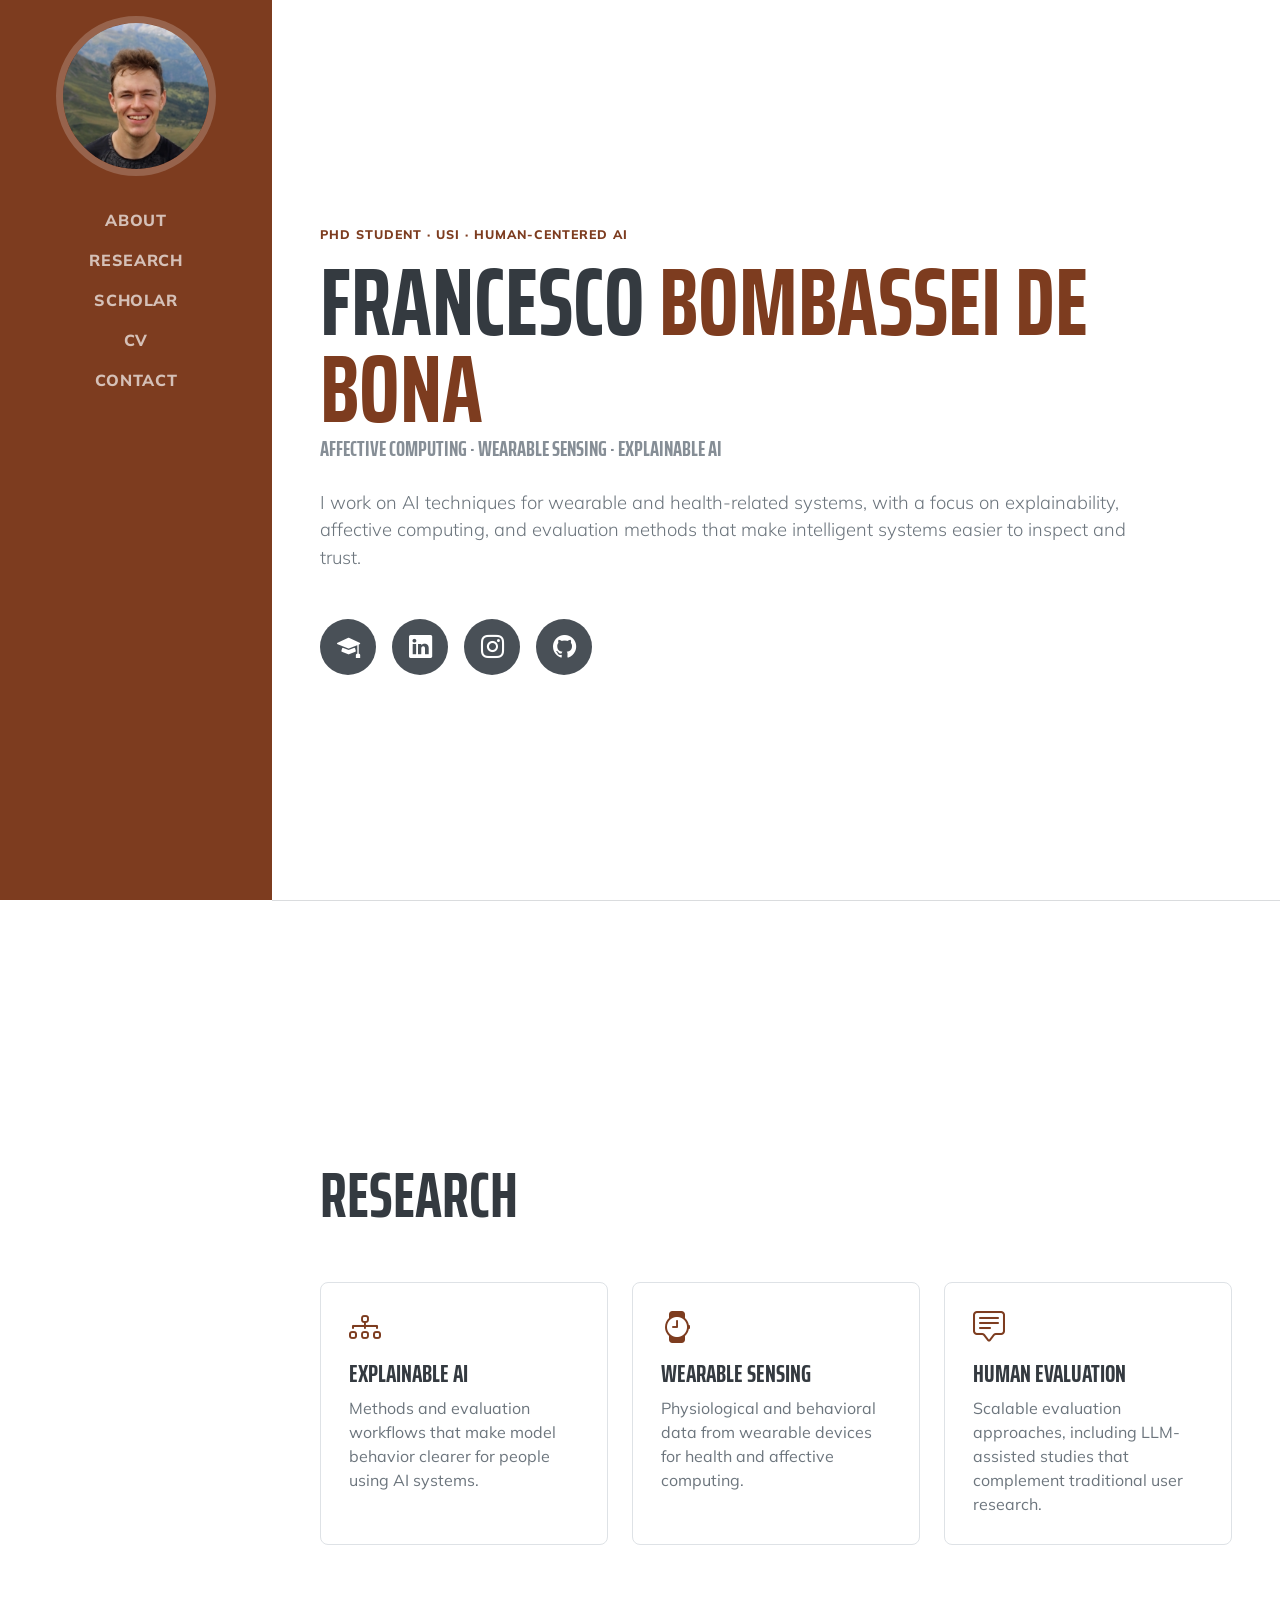
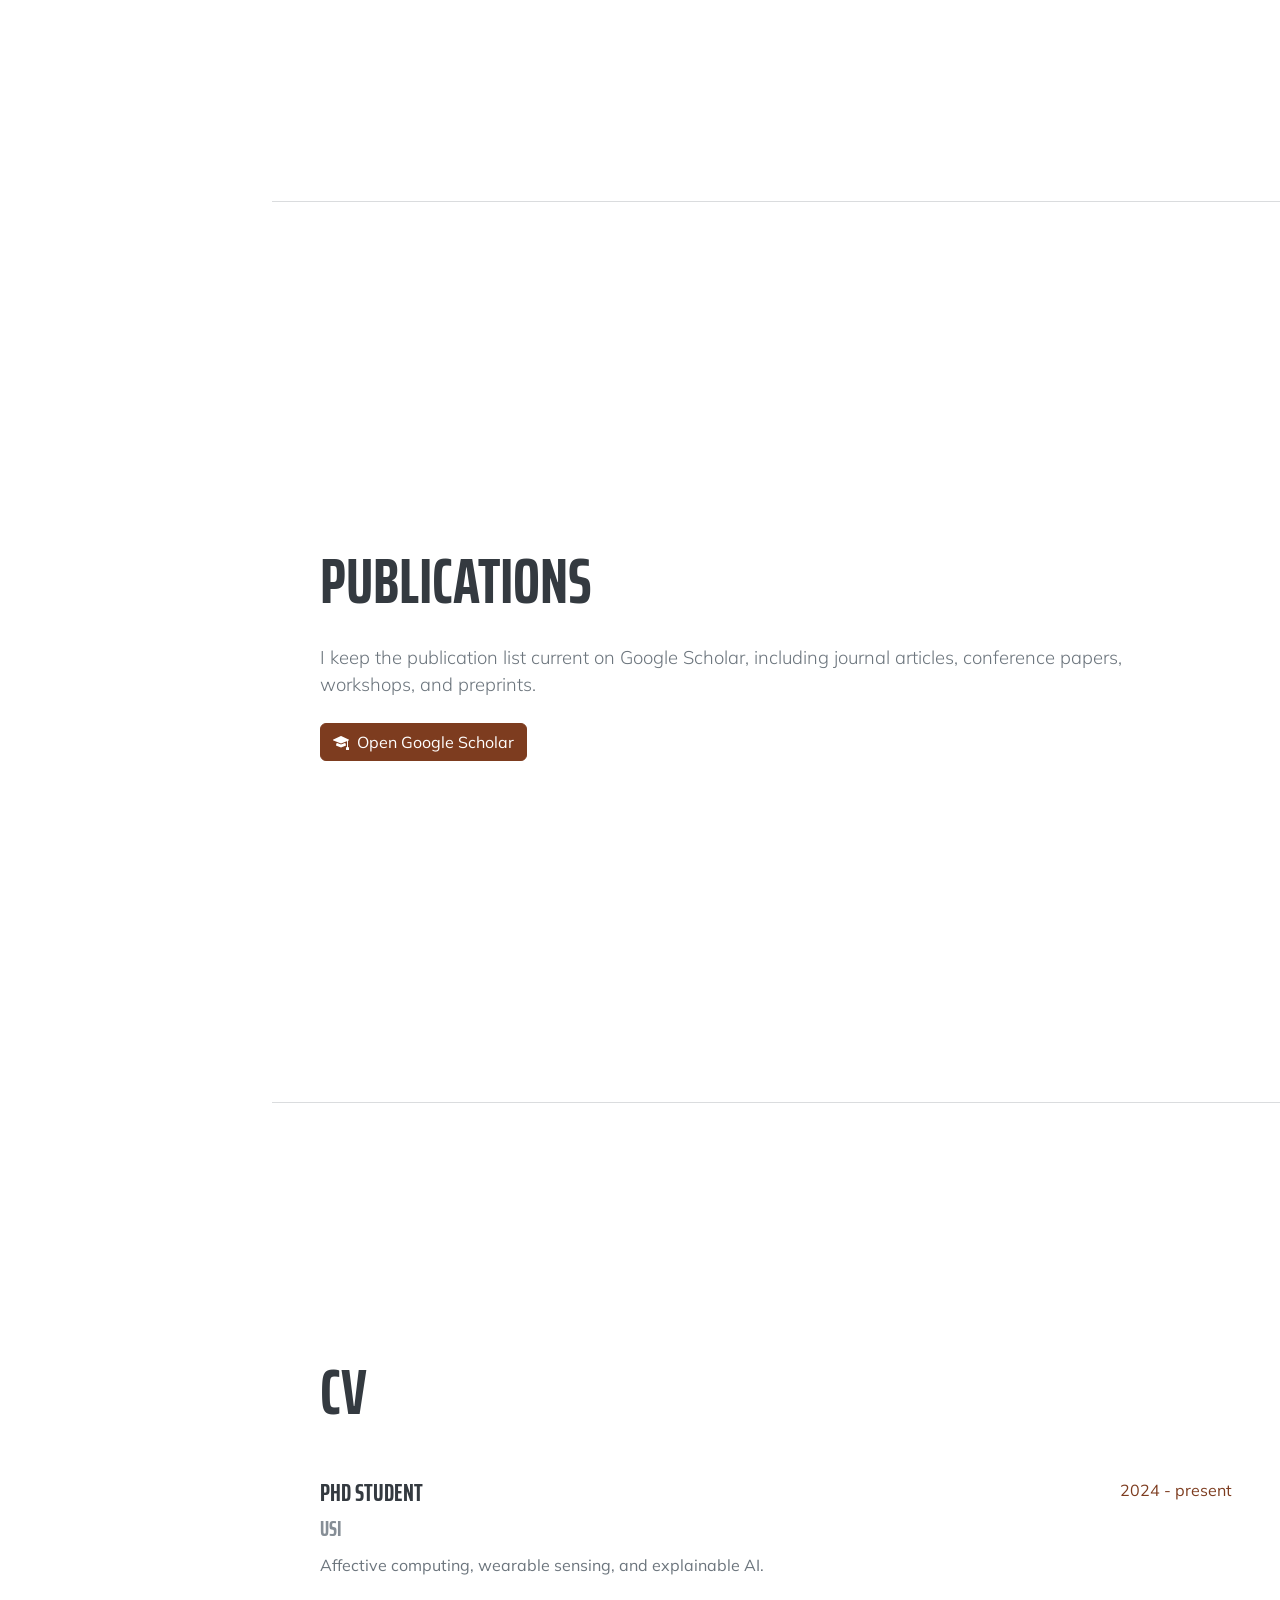
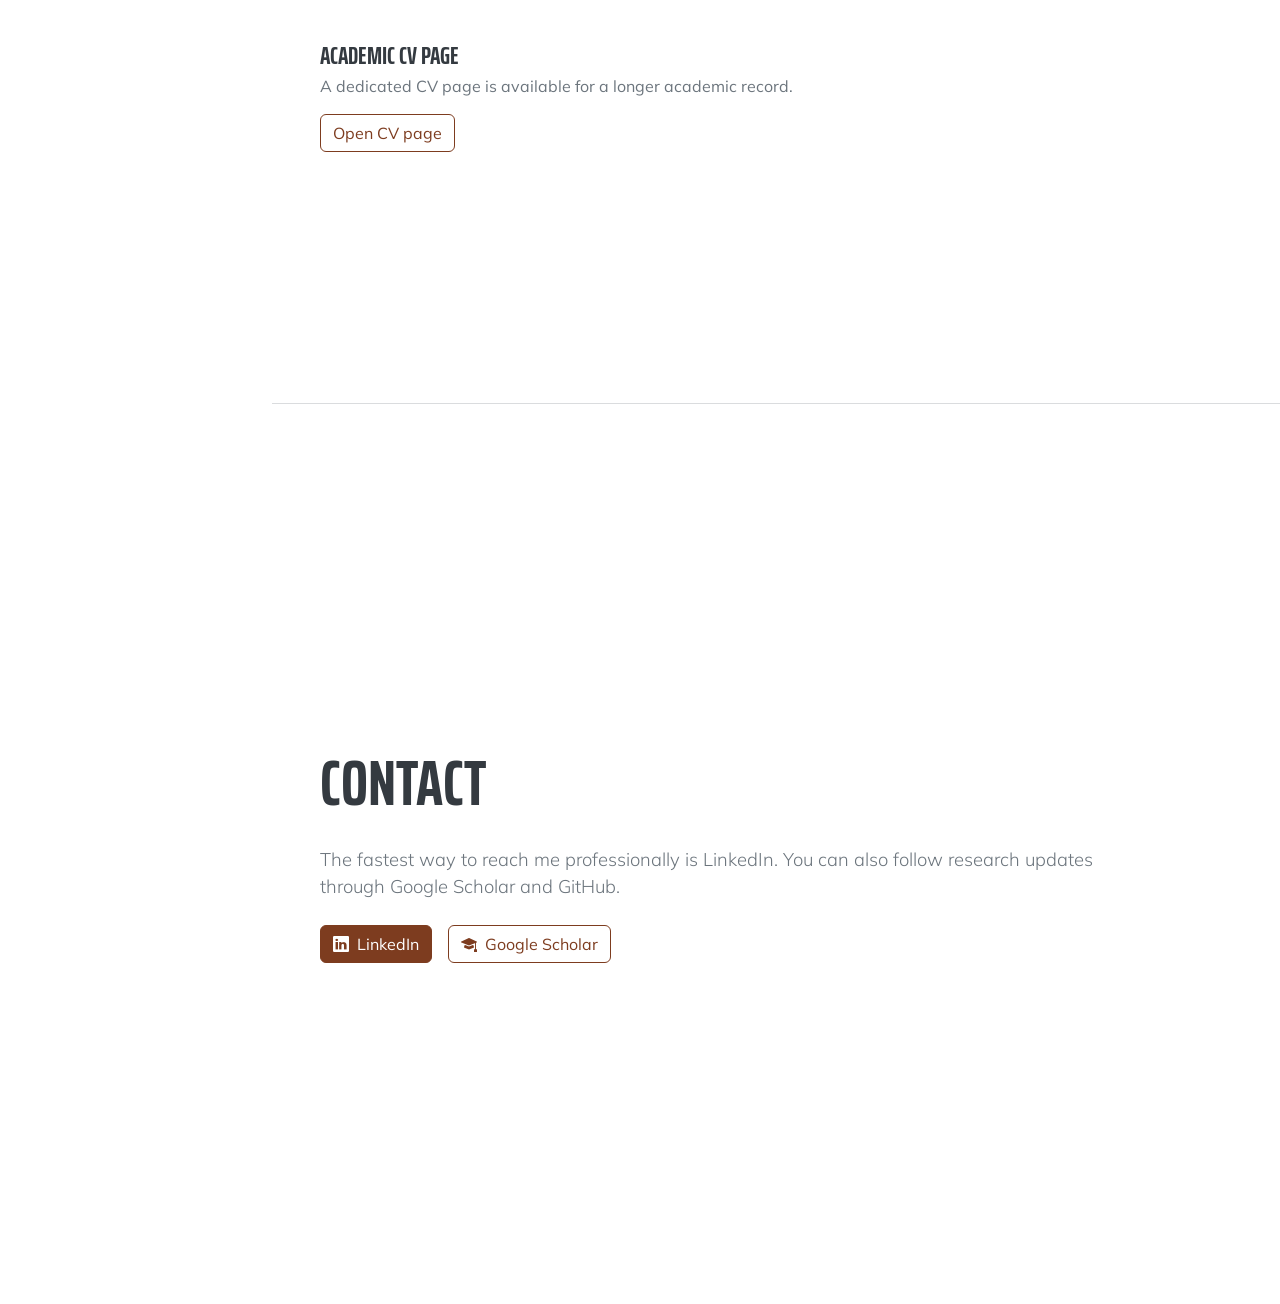
<file: index.html>
<!doctype html>
<html lang="en">
  <head>
    <meta charset="utf-8">
    <meta name="viewport" content="width=device-width, initial-scale=1">
    <meta name="description" content="Personal website for Francesco Bombassei De Bona.">
    <title>Francesco Bombassei De Bona</title>
    <link rel="preconnect" href="https://cdn.jsdelivr.net">
    <link rel="preconnect" href="https://fonts.googleapis.com">
    <link rel="preconnect" href="https://fonts.gstatic.com" crossorigin>
    <link href="https://fonts.googleapis.com/css2?family=Saira+Extra+Condensed:wght@600;700&family=Muli:wght@400;500;700;800&display=swap" rel="stylesheet">
    <link href="https://cdn.jsdelivr.net/npm/bootstrap@5.3.3/dist/css/bootstrap.min.css" rel="stylesheet">
    <link href="https://cdn.jsdelivr.net/npm/bootstrap-icons@1.11.3/font/bootstrap-icons.min.css" rel="stylesheet">
    <link rel="stylesheet" href="assets/styles.css">
  </head>
  <body id="page-top">
    <nav class="navbar navbar-expand-lg navbar-dark bg-primary fixed-top" id="sideNav" aria-label="Main navigation">
      <a class="navbar-brand js-scroll-trigger" href="#page-top">
        <span class="d-block d-lg-none">Francesco Bombassei De Bona</span>
        <span class="d-none d-lg-block">
          <img class="img-fluid img-profile rounded-circle mx-auto mb-3" src="assets/img/francesco-bombassei.png" alt="Francesco Bombassei De Bona">
        </span>
      </a>
      <button class="navbar-toggler" type="button" data-bs-toggle="collapse" data-bs-target="#navbarResponsive" aria-controls="navbarResponsive" aria-expanded="false" aria-label="Toggle navigation">
        <span class="navbar-toggler-icon"></span>
      </button>
      <div class="collapse navbar-collapse" id="navbarResponsive">
        <ul class="navbar-nav">
          <li class="nav-item"><a class="nav-link" href="#about">About</a></li>
          <li class="nav-item"><a class="nav-link" href="#research">Research</a></li>
          <li class="nav-item"><a class="nav-link" href="#scholar">Scholar</a></li>
          <li class="nav-item"><a class="nav-link" href="#cv">CV</a></li>
          <li class="nav-item"><a class="nav-link" href="#contact">Contact</a></li>
        </ul>
      </div>
    </nav>

    <main class="container-fluid p-0">
      <section class="resume-section" id="about">
        <div class="resume-section-content">
          <p class="eyebrow mb-3">PhD Student · USI · Human-centered AI</p>
          <h1 class="mb-0">
            Francesco
            <span class="text-primary">Bombassei De Bona</span>
          </h1>
          <div class="subheading mb-4">
            Affective computing · wearable sensing · explainable AI
          </div>
          <p class="lead mb-5">
            I work on AI techniques for wearable and health-related systems, with
            a focus on explainability, affective computing, and evaluation
            methods that make intelligent systems easier to inspect and trust.
          </p>
          <div class="social-icons" aria-label="Profile links">
            <a class="social-icon" href="https://scholar.google.com/citations?user=vCqZb34AAAAJ" target="_blank" rel="noopener noreferrer" aria-label="Google Scholar">
              <i class="bi bi-mortarboard-fill"></i>
            </a>
            <a class="social-icon" href="https://www.linkedin.com/in/francesco-bombassei-de-bona-52990415a" target="_blank" rel="noopener noreferrer" aria-label="LinkedIn">
              <i class="bi bi-linkedin"></i>
            </a>
            <a class="social-icon" href="https://www.instagram.com/frabomba6/" target="_blank" rel="noopener noreferrer" aria-label="Instagram">
              <i class="bi bi-instagram"></i>
            </a>
            <a class="social-icon" href="https://github.com/FraBomba6" target="_blank" rel="noopener noreferrer" aria-label="GitHub">
              <i class="bi bi-github"></i>
            </a>
          </div>
        </div>
      </section>

      <hr class="m-0">

      <section class="resume-section" id="research">
        <div class="resume-section-content">
          <h2 class="mb-5">Research</h2>
          <div class="row g-4">
            <div class="col-md-4">
              <div class="theme-card h-100">
                <i class="bi bi-diagram-3"></i>
                <h3>Explainable AI</h3>
                <p>Methods and evaluation workflows that make model behavior clearer for people using AI systems.</p>
              </div>
            </div>
            <div class="col-md-4">
              <div class="theme-card h-100">
                <i class="bi bi-watch"></i>
                <h3>Wearable Sensing</h3>
                <p>Physiological and behavioral data from wearable devices for health and affective computing.</p>
              </div>
            </div>
            <div class="col-md-4">
              <div class="theme-card h-100">
                <i class="bi bi-chat-square-text"></i>
                <h3>Human Evaluation</h3>
                <p>Scalable evaluation approaches, including LLM-assisted studies that complement traditional user research.</p>
              </div>
            </div>
          </div>
        </div>
      </section>

      <hr class="m-0">

      <section class="resume-section" id="scholar">
        <div class="resume-section-content">
          <h2 class="mb-4">Publications</h2>
          <p class="lead mb-4">
            I keep the publication list current on Google Scholar, including
            journal articles, conference papers, workshops, and preprints.
          </p>
          <a class="btn btn-primary" href="https://scholar.google.com/citations?user=vCqZb34AAAAJ" target="_blank" rel="noopener noreferrer">
            <i class="bi bi-mortarboard-fill me-2"></i>Open Google Scholar
          </a>
        </div>
      </section>

      <hr class="m-0">

      <section class="resume-section" id="cv">
        <div class="resume-section-content">
          <h2 class="mb-5">CV</h2>
          <div class="d-flex flex-column flex-md-row justify-content-between gap-3 mb-5">
            <div class="flex-grow-1">
              <h3 class="mb-1">PhD Student</h3>
              <div class="subheading mb-2">USI</div>
              <p>Affective computing, wearable sensing, and explainable AI.</p>
            </div>
            <div class="flex-shrink-0"><span class="text-primary">2024 - present</span></div>
          </div>
          <div class="d-flex flex-column flex-md-row justify-content-between gap-3">
            <div class="flex-grow-1">
              <h3 class="mb-1">Academic CV page</h3>
              <p class="mb-3">A dedicated CV page is available for a longer academic record.</p>
              <a class="btn btn-outline-primary" href="cv.html">Open CV page</a>
            </div>
          </div>
        </div>
      </section>

      <hr class="m-0">

      <section class="resume-section" id="contact">
        <div class="resume-section-content">
          <h2 class="mb-4">Contact</h2>
          <p class="lead mb-4">
            The fastest way to reach me professionally is LinkedIn. You can also
            follow research updates through Google Scholar and GitHub.
          </p>
          <div class="d-flex flex-wrap gap-3">
            <a class="btn btn-primary" href="https://www.linkedin.com/in/francesco-bombassei-de-bona-52990415a" target="_blank" rel="noopener noreferrer">
              <i class="bi bi-linkedin me-2"></i>LinkedIn
            </a>
            <a class="btn btn-outline-primary" href="https://scholar.google.com/citations?user=vCqZb34AAAAJ" target="_blank" rel="noopener noreferrer">
              <i class="bi bi-mortarboard-fill me-2"></i>Google Scholar
            </a>
          </div>
        </div>
      </section>
    </main>

    <script src="https://cdn.jsdelivr.net/npm/bootstrap@5.3.3/dist/js/bootstrap.bundle.min.js"></script>
  </body>
</html>
</file>
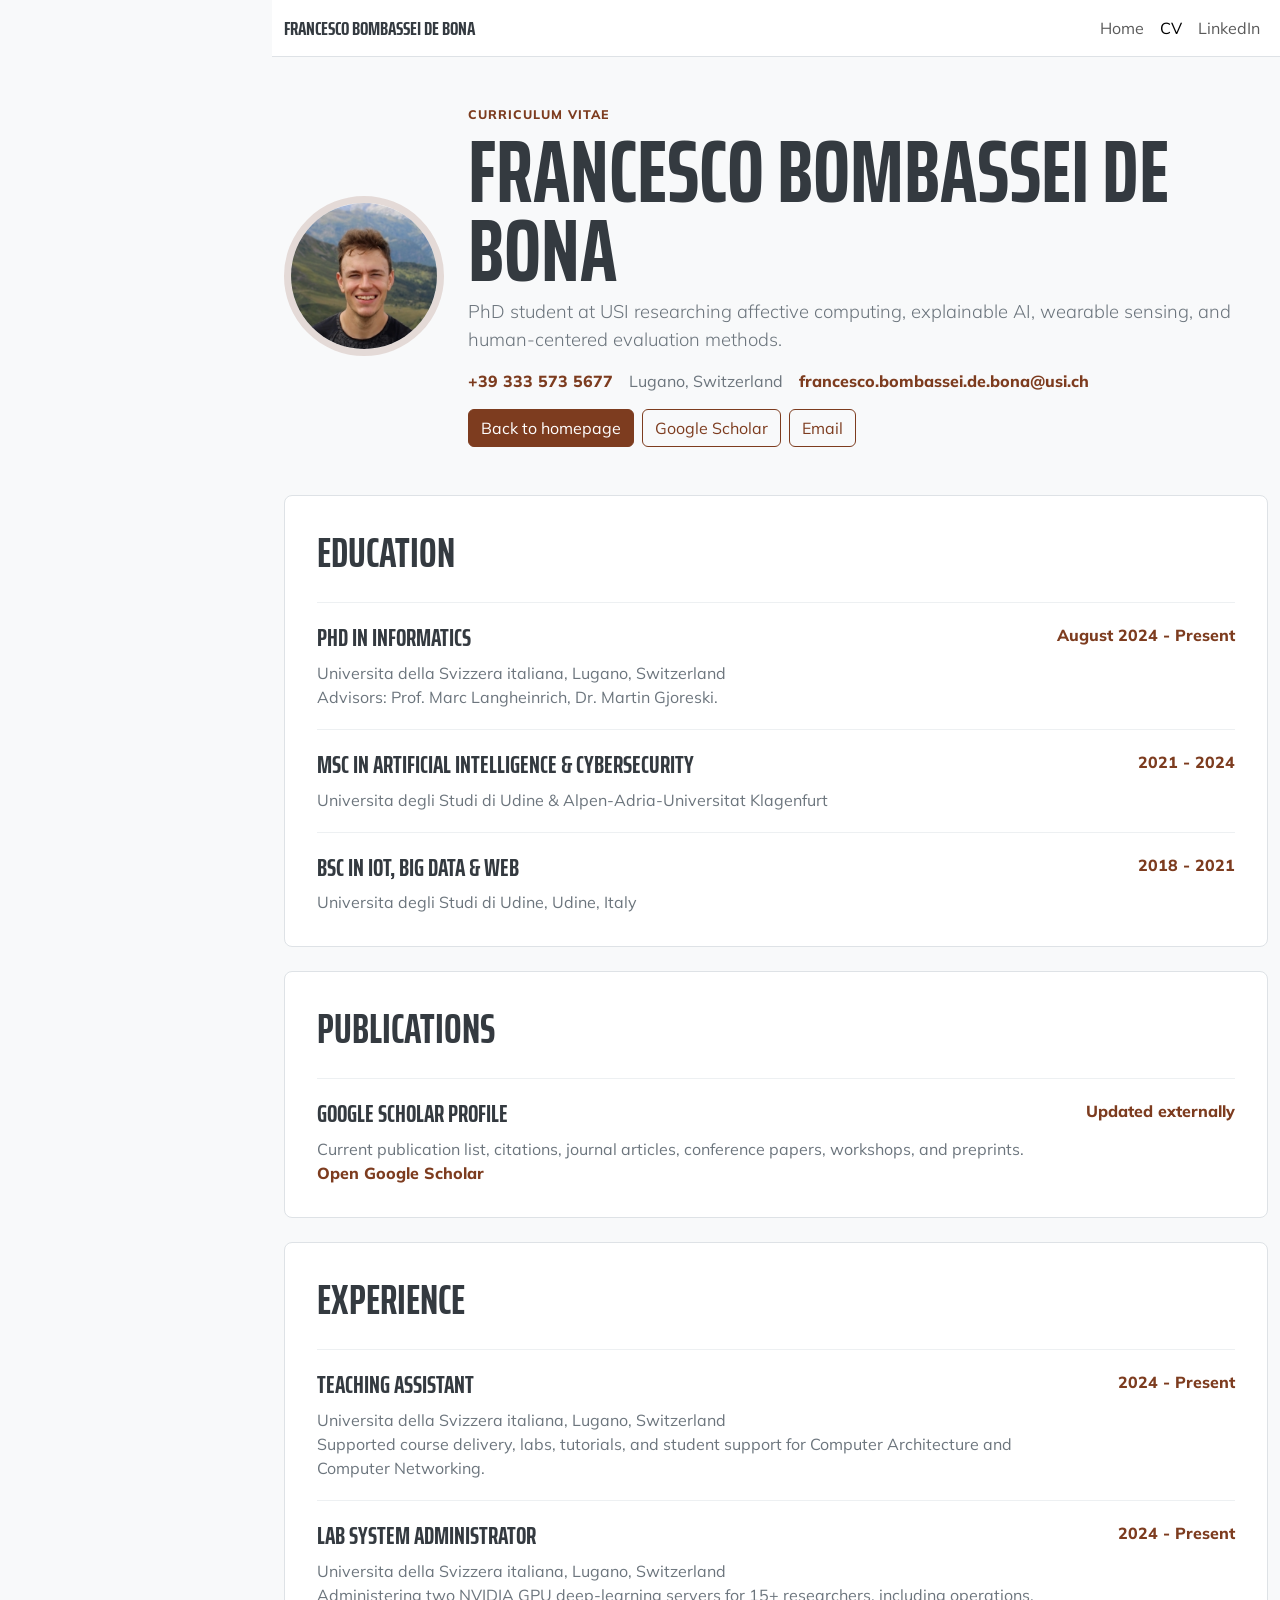
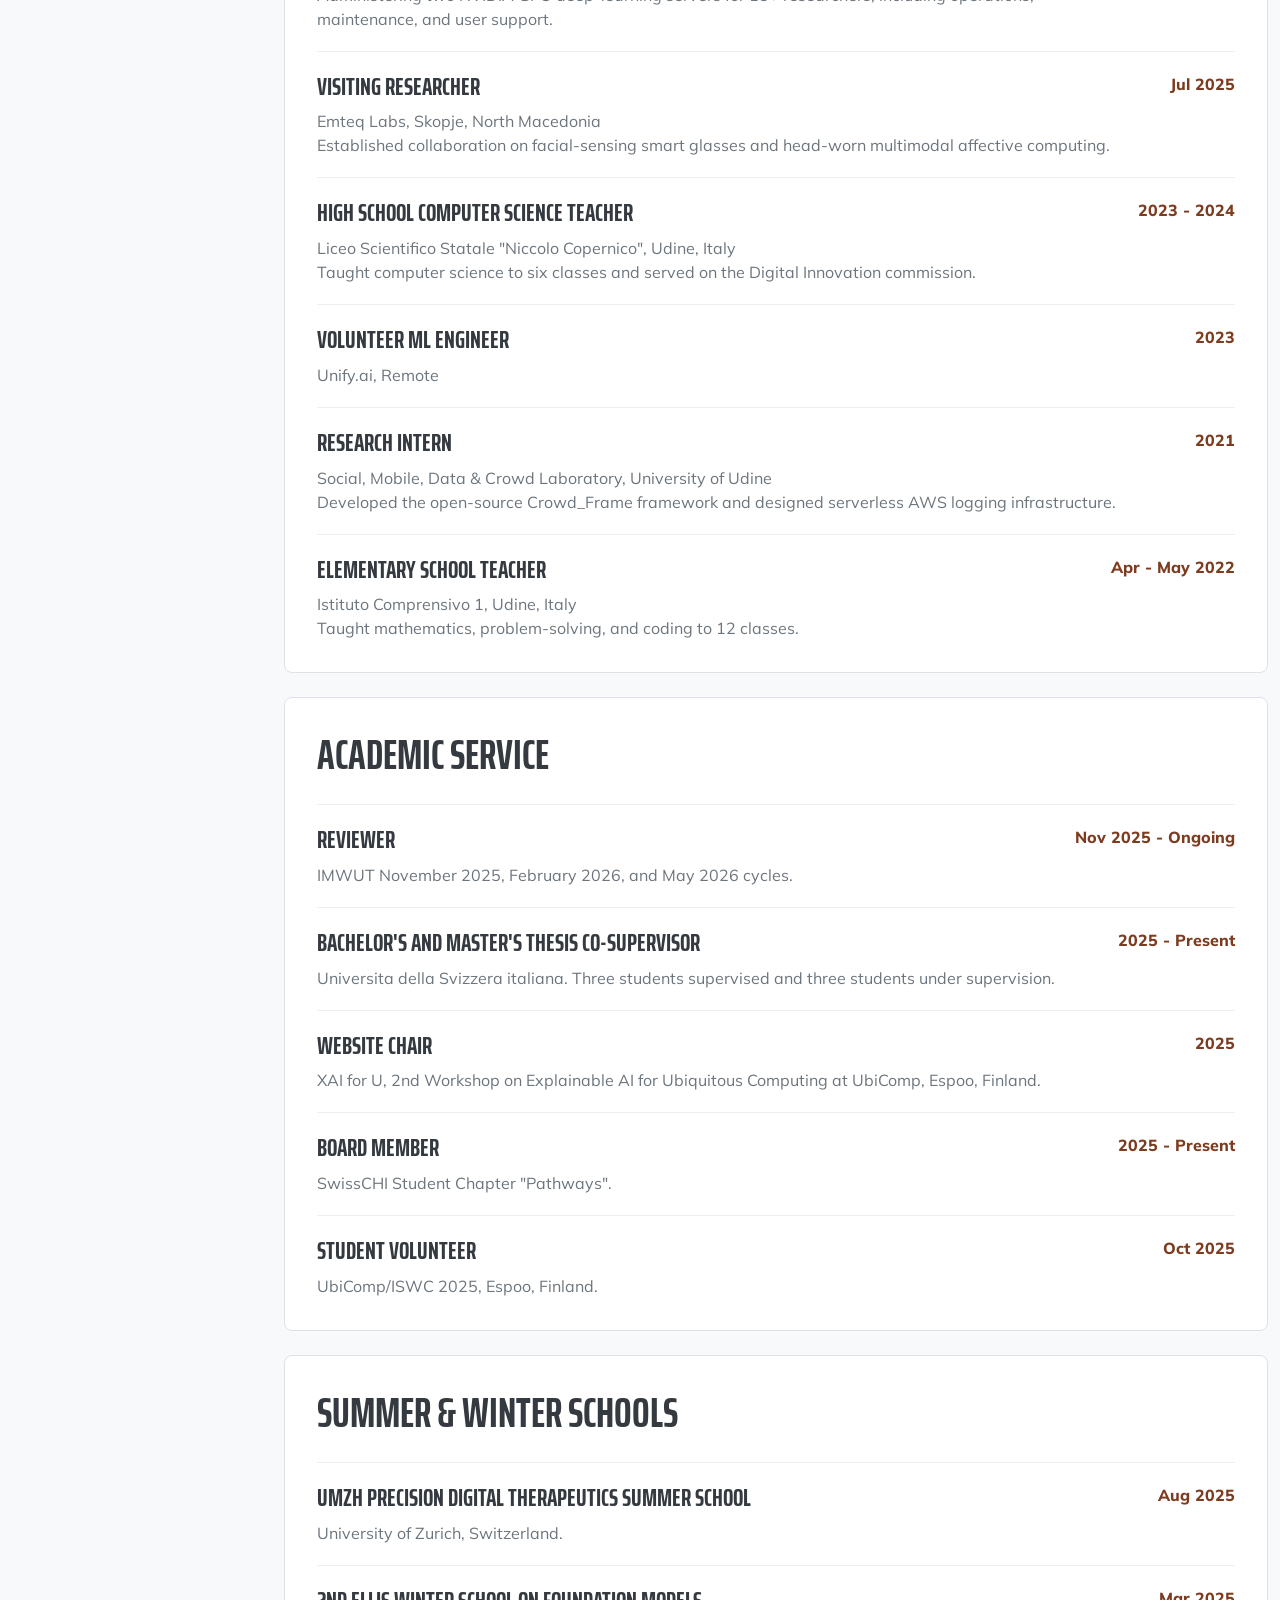
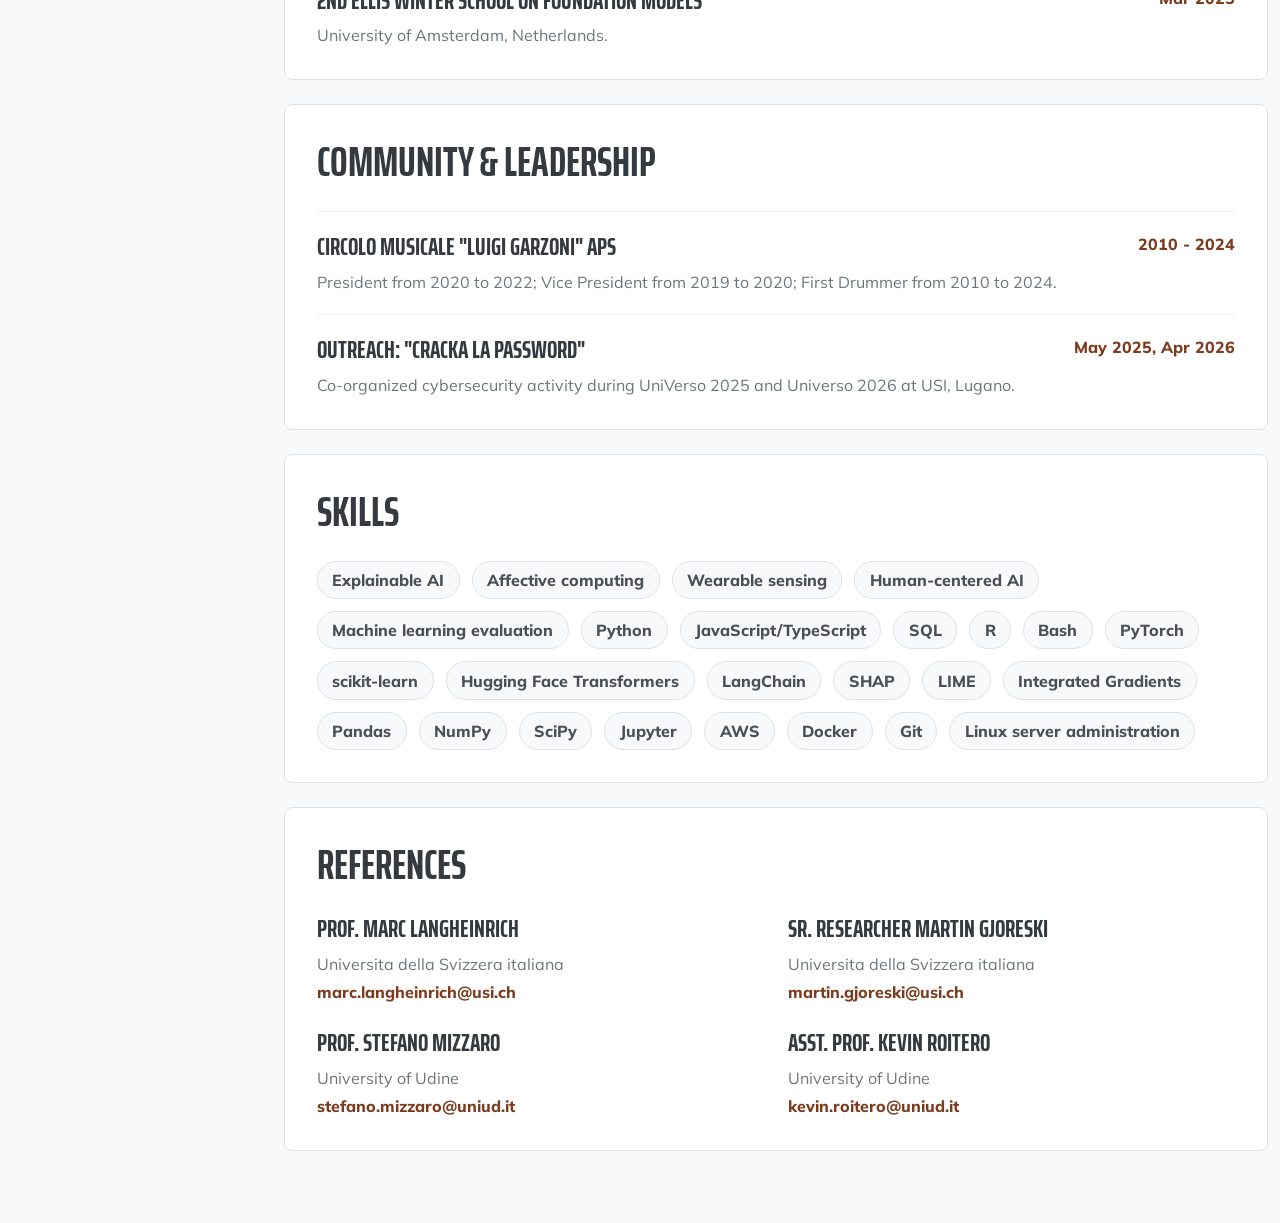
<file: cv.html>
<!doctype html>
<html lang="en">
  <head>
    <meta charset="utf-8">
    <meta name="viewport" content="width=device-width, initial-scale=1">
    <meta name="description" content="CV for Francesco Bombassei De Bona.">
    <title>CV · Francesco Bombassei De Bona</title>
    <link rel="preconnect" href="https://cdn.jsdelivr.net">
    <link rel="preconnect" href="https://fonts.googleapis.com">
    <link rel="preconnect" href="https://fonts.gstatic.com" crossorigin>
    <link href="https://fonts.googleapis.com/css2?family=Saira+Extra+Condensed:wght@600;700&family=Muli:wght@400;500;700;800&display=swap" rel="stylesheet">
    <link href="https://cdn.jsdelivr.net/npm/bootstrap@5.3.3/dist/css/bootstrap.min.css" rel="stylesheet">
    <link href="https://cdn.jsdelivr.net/npm/bootstrap-icons@1.11.3/font/bootstrap-icons.min.css" rel="stylesheet">
    <link rel="stylesheet" href="assets/styles.css">
  </head>
  <body class="cv-page">
    <nav class="navbar navbar-expand-lg navbar-light bg-white border-bottom sticky-top">
      <div class="container">
        <a class="navbar-brand fw-bold" href="index.html">Francesco Bombassei De Bona</a>
        <button class="navbar-toggler" type="button" data-bs-toggle="collapse" data-bs-target="#cvNav" aria-controls="cvNav" aria-expanded="false" aria-label="Toggle navigation">
          <span class="navbar-toggler-icon"></span>
        </button>
        <div class="collapse navbar-collapse" id="cvNav">
          <div class="navbar-nav ms-auto">
            <a class="nav-link" href="index.html">Home</a>
            <a class="nav-link active" aria-current="page" href="cv.html">CV</a>
            <a class="nav-link" href="https://www.linkedin.com/in/francesco-bombassei-de-bona-52990415a" target="_blank" rel="noopener noreferrer">LinkedIn</a>
          </div>
        </div>
      </div>
    </nav>

    <main class="container py-5">
      <header class="row align-items-center g-4 mb-5">
        <div class="col-md-auto">
          <img class="cv-photo" src="assets/img/francesco-bombassei.png" alt="Francesco Bombassei De Bona">
        </div>
        <div class="col">
          <p class="eyebrow mb-2">Curriculum Vitae</p>
          <h1 class="mb-2">Francesco Bombassei De Bona</h1>
          <p class="lead mb-3">
            PhD student at USI researching affective computing, explainable AI,
            wearable sensing, and human-centered evaluation methods.
          </p>
          <p class="cv-contact mb-3">
            <a href="tel:+393335735677">+39 333 573 5677</a>
            <span>Lugano, Switzerland</span>
            <a href="mailto:francesco.bombassei.de.bona@usi.ch">francesco.bombassei.de.bona@usi.ch</a>
          </p>
          <div class="d-flex flex-wrap gap-2">
            <a class="btn btn-primary" href="index.html">Back to homepage</a>
            <a class="btn btn-outline-primary" href="https://scholar.google.com/citations?user=vCqZb34AAAAJ" target="_blank" rel="noopener noreferrer">Google Scholar</a>
            <a class="btn btn-outline-primary" href="mailto:francesco.bombassei.de.bona@usi.ch">Email</a>
          </div>
        </div>
      </header>

      <section class="cv-block">
        <h2>Education</h2>
        <div class="cv-item">
          <div>
            <h3>PhD in Informatics</h3>
            <p>Universita della Svizzera italiana, Lugano, Switzerland</p>
            <p>Advisors: Prof. Marc Langheinrich, Dr. Martin Gjoreski.</p>
          </div>
          <span>August 2024 - Present</span>
        </div>
        <div class="cv-item">
          <div>
            <h3>MSc in Artificial Intelligence &amp; Cybersecurity</h3>
            <p>Universita degli Studi di Udine &amp; Alpen-Adria-Universitat Klagenfurt</p>
          </div>
          <span>2021 - 2024</span>
        </div>
        <div class="cv-item">
          <div>
            <h3>BSc in IoT, Big Data &amp; Web</h3>
            <p>Universita degli Studi di Udine, Udine, Italy</p>
          </div>
          <span>2018 - 2021</span>
        </div>
      </section>

      <section class="cv-block">
        <h2>Publications</h2>
        <div class="cv-item">
          <div>
            <h3>Google Scholar profile</h3>
            <p>Current publication list, citations, journal articles, conference papers, workshops, and preprints.</p>
            <a class="inline-link" href="https://scholar.google.com/citations?user=vCqZb34AAAAJ" target="_blank" rel="noopener noreferrer">Open Google Scholar</a>
          </div>
          <span>Updated externally</span>
        </div>
      </section>

      <section class="cv-block">
        <h2>Experience</h2>
        <div class="cv-item">
          <div>
            <h3>Teaching Assistant</h3>
            <p>Universita della Svizzera italiana, Lugano, Switzerland</p>
            <p>Supported course delivery, labs, tutorials, and student support for Computer Architecture and Computer Networking.</p>
          </div>
          <span>2024 - Present</span>
        </div>
        <div class="cv-item">
          <div>
            <h3>Lab System Administrator</h3>
            <p>Universita della Svizzera italiana, Lugano, Switzerland</p>
            <p>Administering two NVIDIA GPU deep-learning servers for 15+ researchers, including operations, maintenance, and user support.</p>
          </div>
          <span>2024 - Present</span>
        </div>
        <div class="cv-item">
          <div>
            <h3>Visiting Researcher</h3>
            <p>Emteq Labs, Skopje, North Macedonia</p>
            <p>Established collaboration on facial-sensing smart glasses and head-worn multimodal affective computing.</p>
          </div>
          <span>Jul 2025</span>
        </div>
        <div class="cv-item">
          <div>
            <h3>High School Computer Science Teacher</h3>
            <p>Liceo Scientifico Statale "Niccolo Copernico", Udine, Italy</p>
            <p>Taught computer science to six classes and served on the Digital Innovation commission.</p>
          </div>
          <span>2023 - 2024</span>
        </div>
        <div class="cv-item">
          <div>
            <h3>Volunteer ML Engineer</h3>
            <p>Unify.ai, Remote</p>
          </div>
          <span>2023</span>
        </div>
        <div class="cv-item">
          <div>
            <h3>Research Intern</h3>
            <p>Social, Mobile, Data &amp; Crowd Laboratory, University of Udine</p>
            <p>Developed the open-source Crowd_Frame framework and designed serverless AWS logging infrastructure.</p>
          </div>
          <span>2021</span>
        </div>
        <div class="cv-item">
          <div>
            <h3>Elementary School Teacher</h3>
            <p>Istituto Comprensivo 1, Udine, Italy</p>
            <p>Taught mathematics, problem-solving, and coding to 12 classes.</p>
          </div>
          <span>Apr - May 2022</span>
        </div>
      </section>

      <section class="cv-block">
        <h2>Academic Service</h2>
        <div class="cv-item">
          <div>
            <h3>Reviewer</h3>
            <p>IMWUT November 2025, February 2026, and May 2026 cycles.</p>
          </div>
          <span>Nov 2025 - Ongoing</span>
        </div>
        <div class="cv-item">
          <div>
            <h3>Bachelor's and Master's Thesis Co-Supervisor</h3>
            <p>Universita della Svizzera italiana. Three students supervised and three students under supervision.</p>
          </div>
          <span>2025 - Present</span>
        </div>
        <div class="cv-item">
          <div>
            <h3>Website Chair</h3>
            <p>XAI for U, 2nd Workshop on Explainable AI for Ubiquitous Computing at UbiComp, Espoo, Finland.</p>
          </div>
          <span>2025</span>
        </div>
        <div class="cv-item">
          <div>
            <h3>Board Member</h3>
            <p>SwissCHI Student Chapter "Pathways".</p>
          </div>
          <span>2025 - Present</span>
        </div>
        <div class="cv-item">
          <div>
            <h3>Student Volunteer</h3>
            <p>UbiComp/ISWC 2025, Espoo, Finland.</p>
          </div>
          <span>Oct 2025</span>
        </div>
      </section>

      <section class="cv-block">
        <h2>Summer &amp; Winter Schools</h2>
        <div class="cv-item">
          <div>
            <h3>UMZH Precision Digital Therapeutics Summer School</h3>
            <p>University of Zurich, Switzerland.</p>
          </div>
          <span>Aug 2025</span>
        </div>
        <div class="cv-item">
          <div>
            <h3>2nd ELLIS Winter School on Foundation Models</h3>
            <p>University of Amsterdam, Netherlands.</p>
          </div>
          <span>Mar 2025</span>
        </div>
      </section>

      <section class="cv-block">
        <h2>Community &amp; Leadership</h2>
        <div class="cv-item">
          <div>
            <h3>Circolo Musicale "Luigi Garzoni" APS</h3>
            <p>President from 2020 to 2022; Vice President from 2019 to 2020; First Drummer from 2010 to 2024.</p>
          </div>
          <span>2010 - 2024</span>
        </div>
        <div class="cv-item">
          <div>
            <h3>Outreach: "Cracka la Password"</h3>
            <p>Co-organized cybersecurity activity during UniVerso 2025 and Universo 2026 at USI, Lugano.</p>
          </div>
          <span>May 2025, Apr 2026</span>
        </div>
      </section>

      <section class="cv-block">
        <h2>Skills</h2>
        <div class="skill-list">
          <span>Explainable AI</span>
          <span>Affective computing</span>
          <span>Wearable sensing</span>
          <span>Human-centered AI</span>
          <span>Machine learning evaluation</span>
          <span>Python</span>
          <span>JavaScript/TypeScript</span>
          <span>SQL</span>
          <span>R</span>
          <span>Bash</span>
          <span>PyTorch</span>
          <span>scikit-learn</span>
          <span>Hugging Face Transformers</span>
          <span>LangChain</span>
          <span>SHAP</span>
          <span>LIME</span>
          <span>Integrated Gradients</span>
          <span>Pandas</span>
          <span>NumPy</span>
          <span>SciPy</span>
          <span>Jupyter</span>
          <span>AWS</span>
          <span>Docker</span>
          <span>Git</span>
          <span>Linux server administration</span>
        </div>
      </section>

      <section class="cv-block">
        <h2>References</h2>
        <div class="reference-grid">
          <div>
            <h3>Prof. Marc Langheinrich</h3>
            <p>Universita della Svizzera italiana</p>
            <a class="inline-link" href="mailto:marc.langheinrich@usi.ch">marc.langheinrich@usi.ch</a>
          </div>
          <div>
            <h3>Sr. Researcher Martin Gjoreski</h3>
            <p>Universita della Svizzera italiana</p>
            <a class="inline-link" href="mailto:martin.gjoreski@usi.ch">martin.gjoreski@usi.ch</a>
          </div>
          <div>
            <h3>Prof. Stefano Mizzaro</h3>
            <p>University of Udine</p>
            <a class="inline-link" href="mailto:stefano.mizzaro@uniud.it">stefano.mizzaro@uniud.it</a>
          </div>
          <div>
            <h3>Asst. Prof. Kevin Roitero</h3>
            <p>University of Udine</p>
            <a class="inline-link" href="mailto:kevin.roitero@uniud.it">kevin.roitero@uniud.it</a>
          </div>
        </div>
      </section>
    </main>

    <script src="https://cdn.jsdelivr.net/npm/bootstrap@5.3.3/dist/js/bootstrap.bundle.min.js"></script>
  </body>
</html>
</file>
<file: assets/styles.css>
:root {
  --bs-primary: #7d3c1f;
  --bs-primary-rgb: 125, 60, 31;
  --bs-link-color: #7d3c1f;
  --bs-link-hover-color: #552714;
  --body-copy: #6c757d;
  --heading: #343a40;
}

html {
  scroll-behavior: smooth;
}

body {
  color: var(--body-copy);
  font-family: Muli, -apple-system, BlinkMacSystemFont, "Segoe UI", sans-serif;
  padding-top: 3.375rem;
}

h1,
h2,
h3,
.subheading,
.navbar-brand {
  color: var(--heading);
  font-family: "Saira Extra Condensed", -apple-system, BlinkMacSystemFont, "Segoe UI", sans-serif;
  font-weight: 700;
  letter-spacing: 0;
  text-transform: uppercase;
}

h1 {
  font-size: clamp(4rem, 12vw, 6rem);
  line-height: 0.9;
}

h2 {
  font-size: clamp(3rem, 8vw, 4rem);
}

h3 {
  font-size: 1.55rem;
}

.subheading {
  color: #868e96;
  font-size: 1.35rem;
}

.eyebrow {
  color: var(--bs-primary);
  font-size: 0.78rem;
  font-weight: 800;
  letter-spacing: 0.08em;
  text-transform: uppercase;
}

.lead {
  max-width: 820px;
  font-size: 1.15rem;
}

.bg-primary {
  background-color: var(--bs-primary) !important;
}

.text-primary {
  color: var(--bs-primary) !important;
}

.btn-primary {
  --bs-btn-bg: var(--bs-primary);
  --bs-btn-border-color: var(--bs-primary);
  --bs-btn-hover-bg: #643018;
  --bs-btn-hover-border-color: #643018;
}

.btn-outline-primary {
  --bs-btn-color: var(--bs-primary);
  --bs-btn-border-color: var(--bs-primary);
  --bs-btn-hover-bg: var(--bs-primary);
  --bs-btn-hover-border-color: var(--bs-primary);
}

#sideNav .navbar-nav .nav-item .nav-link {
  color: rgba(255, 255, 255, 0.68);
  font-weight: 800;
  letter-spacing: 0.04rem;
  text-transform: uppercase;
}

#sideNav .navbar-nav .nav-item .nav-link:hover,
#sideNav .navbar-nav .nav-item .nav-link:focus {
  color: #fff;
}

.img-profile {
  max-width: 10rem;
  max-height: 10rem;
  border: 0.45rem solid rgba(255, 255, 255, 0.2);
}

.resume-section {
  display: flex;
  min-height: 100vh;
  align-items: center;
  padding: 5rem 1.5rem;
}

.resume-section-content {
  width: 100%;
  max-width: 980px;
}

.social-icons {
  display: flex;
  flex-wrap: wrap;
  gap: 1rem;
}

.social-icon {
  display: inline-flex;
  width: 3.5rem;
  height: 3.5rem;
  align-items: center;
  justify-content: center;
  border-radius: 50%;
  color: #fff;
  background-color: #495057;
  font-size: 1.45rem;
  text-decoration: none;
}

.social-icon:hover {
  color: #fff;
  background-color: var(--bs-primary);
}

.theme-card {
  padding: 1.75rem;
  border: 1px solid #dee2e6;
  border-radius: 0.5rem;
  background: #fff;
}

.theme-card i {
  display: inline-flex;
  margin-bottom: 1rem;
  color: var(--bs-primary);
  font-size: 2rem;
}

.theme-card p,
.cv-item p {
  margin-bottom: 0;
}

.inline-link {
  color: var(--bs-primary);
  font-weight: 800;
  text-decoration: none;
}

.inline-link:hover {
  text-decoration: underline;
}

.cv-page {
  padding-top: 0;
  background: #f8f9fa;
}

.cv-page h1 {
  font-size: clamp(3.5rem, 10vw, 5.5rem);
}

.cv-photo {
  width: 10rem;
  height: 10rem;
  border: 0.45rem solid rgba(var(--bs-primary-rgb), 0.16);
  border-radius: 50%;
  object-fit: cover;
}

.cv-contact {
  display: flex;
  flex-wrap: wrap;
  gap: 0.5rem 1rem;
}

.cv-contact a {
  color: var(--bs-primary);
  font-weight: 800;
  text-decoration: none;
}

.cv-contact a:hover {
  text-decoration: underline;
}

.cv-contact span::before,
.cv-contact a + a::before {
  color: #adb5bd;
}

.cv-block {
  padding: 2rem;
  border: 1px solid #dee2e6;
  border-radius: 0.5rem;
  margin-bottom: 1.5rem;
  background: #fff;
}

.cv-block h2 {
  margin-bottom: 1.5rem;
  font-size: 2.6rem;
}

.cv-item {
  display: flex;
  justify-content: space-between;
  gap: 2rem;
  border-top: 1px solid #edf0f2;
  padding-top: 1.25rem;
}

.cv-item + .cv-item {
  margin-top: 1.25rem;
}

.cv-item > span {
  flex: 0 0 auto;
  color: var(--bs-primary);
  font-weight: 800;
}

.skill-list {
  display: flex;
  flex-wrap: wrap;
  gap: 0.75rem;
}

.skill-list span {
  display: inline-flex;
  min-height: 2.4rem;
  align-items: center;
  border: 1px solid #dee2e6;
  border-radius: 999px;
  padding: 0 0.9rem;
  background: #f8f9fa;
  color: #495057;
  font-weight: 800;
}

.reference-grid {
  display: grid;
  grid-template-columns: repeat(2, minmax(0, 1fr));
  gap: 1.5rem;
}

.reference-grid p {
  margin-bottom: 0.25rem;
}

@media (min-width: 992px) {
  body {
    padding-top: 0;
    padding-left: 17rem;
  }

  #sideNav {
    width: 17rem;
    height: 100vh;
    flex-direction: column;
    text-align: center;
  }

  #sideNav .navbar-brand {
    display: flex;
    margin: auto auto 0;
    padding: 0.5rem;
  }

  #sideNav .navbar-collapse {
    display: flex;
    width: 100%;
    align-items: flex-start;
    margin-bottom: auto;
  }

  #sideNav .navbar-nav {
    width: 100%;
    flex-direction: column;
  }

  #sideNav .navbar-nav .nav-item {
    display: block;
  }

  #sideNav .navbar-nav .nav-item .nav-link {
    display: block;
  }

  .resume-section {
    padding: 5rem 3rem;
  }
}

@media (max-width: 767.98px) {
  .resume-section {
    min-height: auto;
    padding: 4rem 1.25rem;
  }

  .cv-item {
    display: block;
  }

  .cv-item > span {
    display: inline-flex;
    margin-top: 0.75rem;
  }

  .reference-grid {
    grid-template-columns: 1fr;
  }
}
</file>
